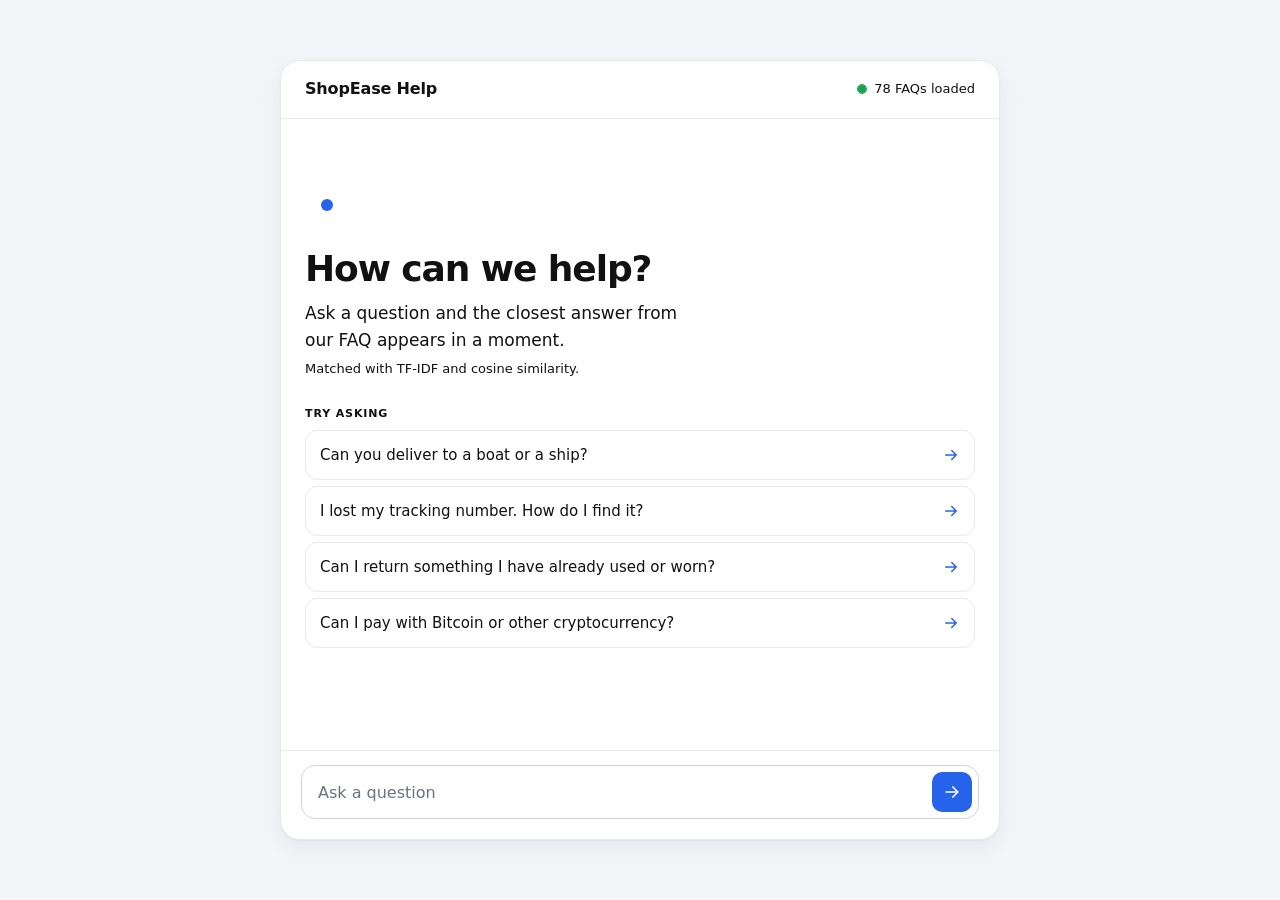
<file: standalone/faq_bot_standalone.html>
<!doctype html>
<html lang="en">
<head>
<meta charset="utf-8">
<meta name="viewport" content="width=device-width, initial-scale=1">
<title>ShopEase FAQ Bot</title>
</head>
<body>
<style>
/* White chat box on a soft page. Text is black. Blue = actions and focus, green = good/connected,
   red = problem/no match. Colour is never the only signal: every state also has a text label. */
:root {
  --page: #f3f5f9;
  --card: #ffffff;
  --fg: #111111;          /* all text */
  --muted: #111111;       /* captions are black too; hierarchy comes from size and weight */
  --placeholder: #6b7280; /* 4.8:1 on white */
  --line: #e6e9f0;
  --line-strong: #cdd5e3;

  --blue: #2563eb;
  --blue-dark: #1d4ed8;
  --blue-soft: #eaf1ff;
  --green: #16a34a;
  --green-soft: #e8f7ee;
  --red: #dc2626;
  --red-soft: #fdecec;

  --radius: 20px;
  --ease-out: cubic-bezier(0.2, 0.8, 0.2, 1);
  --mono: ui-monospace, "SF Mono", Menlo, Consolas, "Liberation Mono", monospace;
  color-scheme: light;
}

* { box-sizing: border-box; }
html, body { height: 100%; }
body {
  margin: 0; padding: 24px; display: flex; align-items: center; justify-content: center;
  background: var(--page); color: var(--fg);
  font: 16px/1.55 system-ui, -apple-system, "Segoe UI", Roboto, "Helvetica Neue", Arial, sans-serif;
  -webkit-font-smoothing: antialiased;
}
.sr-only { position: absolute; width: 1px; height: 1px; overflow: hidden; clip: rect(0 0 0 0); white-space: nowrap; }
:focus-visible { outline: 2px solid var(--blue); outline-offset: 2px; }

/* ---- the box ---- */
.card {
  width: 100%; max-width: 720px; height: 100%; max-height: 780px; display: flex; flex-direction: column;
  overflow: hidden; background: var(--card); border: 1px solid var(--line); border-radius: var(--radius);
  box-shadow: 0 1px 2px rgba(16, 24, 40, 0.04), 0 8px 24px rgba(16, 24, 40, 0.06);
  transition: box-shadow 0.3s var(--ease-out), transform 0.3s var(--ease-out), border-color 0.3s ease;
}
.card:hover {   /* small hover effect: lifts 2px, deeper shadow, blue-tinted edge */
  transform: translateY(-2px); border-color: #bcd0f7;
  box-shadow: 0 2px 4px rgba(16, 24, 40, 0.05), 0 16px 40px rgba(37, 99, 235, 0.12);
}

/* ---- header ---- */
.top { display: flex; align-items: center; justify-content: space-between; gap: 16px; padding: 16px 24px; border-bottom: 1px solid var(--line); }
.brand { font-weight: 650; letter-spacing: -0.01em; }
.status { display: inline-flex; align-items: center; gap: 8px; font-size: 13px; color: var(--muted); }
.dot { position: relative; width: 8px; height: 8px; border-radius: 50%; background: var(--line-strong); }
.status.ok .dot { background: var(--green); }
.status.ok .dot::after {
  content: ""; position: absolute; inset: -1px; border-radius: 50%; border: 1px solid var(--green);
  animation: pulse 2.6s ease-out infinite;
}
.status.err .dot { background: var(--red); }
@keyframes pulse { from { transform: scale(1); opacity: 0.6; } to { transform: scale(3.2); opacity: 0; } }

/* ---- scroll area: intro (empty state) + messages ---- */
.stage {
  flex: 1; min-height: 0; overflow-y: auto; display: flex; flex-direction: column; padding: 0 24px;
  scrollbar-width: thin; scrollbar-color: var(--line-strong) transparent;
}
.intro {
  display: grid; grid-template-rows: 1fr; margin: auto 0; opacity: 1;
  transition: grid-template-rows 0.5s var(--ease-out), opacity 0.3s ease;
}
.intro-clip { min-height: 0; overflow: hidden; }
.intro-body { padding: 28px 0 20px; }
body.chatting .intro {
  grid-template-rows: 0fr; opacity: 0; visibility: hidden; margin: 0;
  transition: grid-template-rows 0.5s var(--ease-out), opacity 0.25s ease, visibility 0s 0.5s;
}

.mark { position: relative; display: block; width: 44px; height: 44px; margin-bottom: 22px; }
.mark i {
  position: absolute; inset: 0; border: 1.5px solid var(--blue); border-radius: 50%; opacity: 0;
  animation: ripple 3.2s cubic-bezier(0.2, 0.6, 0.3, 1) infinite;
}
.mark i:nth-child(2) { animation-delay: 1.07s; }
.mark i:nth-child(3) { animation-delay: 2.14s; }
.mark::after {
  content: ""; position: absolute; left: 50%; top: 50%; width: 12px; height: 12px; margin: -6px 0 0 -6px;
  border-radius: 50%; background: var(--blue);
}
@keyframes ripple { from { transform: scale(0.25); opacity: 0.9; } to { transform: scale(1); opacity: 0; } }

h1 { margin: 0; font-size: clamp(26px, 6vw, 36px); line-height: 1.1; font-weight: 650; letter-spacing: -0.03em; text-wrap: balance; }
.lead { margin: 12px 0 0; font-size: 17px; max-width: 36ch; text-wrap: pretty; }
.how { margin: 6px 0 0; font-size: 13px; color: var(--muted); }
.label { margin: 0 0 8px; font-size: 11px; font-weight: 650; letter-spacing: 0.08em; text-transform: uppercase; color: var(--muted); }

.starters { margin-top: 26px; }
.starter {
  display: flex; align-items: center; justify-content: space-between; gap: 16px; width: 100%; min-height: 50px;
  margin-top: 6px; padding: 10px 14px; border: 1px solid var(--line); border-radius: 12px; background: var(--card);
  color: var(--fg); font: inherit; font-size: 15px; text-align: left; cursor: pointer;
  transition: background-color 0.2s ease, border-color 0.2s ease;
}
.starter:hover { background: var(--blue-soft); border-color: #bcd0f7; }
.starter .arr { flex: none; display: grid; color: var(--blue); transition: transform 0.3s var(--ease-out); }
.starter:hover .arr, .starter:focus-visible .arr { transform: translateX(4px); }

.intro-body > * { animation: rise 0.6s var(--ease-out) both; }
.intro-body > :nth-child(2) { animation-delay: 0.06s; }
.intro-body > :nth-child(3) { animation-delay: 0.12s; }
.intro-body > :nth-child(4) { animation-delay: 0.16s; }
.intro-body > :nth-child(5) { animation-delay: 0.22s; }

/* ---- messages ---- */
.chat { display: flex; flex-direction: column; gap: 26px; padding: 22px 0 24px; }
.msg { overflow-wrap: anywhere; animation: rise 0.32s var(--ease-out) both; }
@keyframes rise { from { opacity: 0; transform: translateY(8px); } to { opacity: 1; transform: none; } }
.msg p { margin: 0; font-size: 16px; line-height: 1.6; }
.msg.user {
  align-self: flex-end; max-width: 85%; padding: 10px 16px; border-radius: 16px 16px 4px 16px;
  background: var(--blue-soft); color: var(--fg);
}
.msg.bot { align-self: flex-start; max-width: 100%; }
.msg.error { padding-left: 12px; border-left: 3px solid var(--red); }

.msg.typing { display: flex; gap: 6px; align-items: center; height: 28px; }
.msg.typing i { width: 7px; height: 7px; border-radius: 50%; background: var(--blue); animation: blink 1.2s ease-in-out infinite; }
.msg.typing i:nth-child(2) { animation-delay: 0.16s; }
.msg.typing i:nth-child(3) { animation-delay: 0.32s; }
@keyframes blink { 0%, 80%, 100% { opacity: 0.25; transform: none; } 40% { opacity: 1; transform: translateY(-3px); } }

.meta { display: grid; gap: 10px; margin-top: 14px; padding: 12px 14px; border-radius: 12px; background: #f8f9fc; font-size: 13px; color: var(--muted); }
.closest .k { display: block; margin-bottom: 2px; font-size: 11px; font-weight: 650; letter-spacing: 0.08em; text-transform: uppercase; }
.matched-q { color: var(--fg); font-size: 14px; }

/* match meter: green = strong, blue (dashed) = possible, red = no close match; the label always says which */
.conf { --c: var(--green); display: flex; flex-wrap: wrap; align-items: center; gap: 6px 12px; }
.conf.medium { --c: var(--blue); }
.conf.low { --c: var(--red); }
.bar { position: relative; width: 112px; height: 4px; border-radius: 2px; background: var(--line); overflow: hidden; }
.bar span { display: block; height: 100%; background: var(--c); transform: scaleX(0); transform-origin: left; transition: transform 0.9s var(--ease-out); }
.conf.go .bar span { transform: scaleX(var(--v, 0)); }
.conf.medium .bar span { background: repeating-linear-gradient(90deg, var(--c) 0 4px, transparent 4px 7px); }
.badge { display: inline-flex; align-items: center; gap: 6px; color: var(--fg); font-weight: 650; }
.badge::before { content: ""; width: 8px; height: 8px; border-radius: 50%; background: var(--c); }
.score { font-family: var(--mono); font-variant-numeric: tabular-nums; color: var(--fg); }
.meta.nomatch { background: var(--red-soft); }

.related { margin-top: 18px; }
.msg .label { margin: 0 0 8px; font-size: 11px; line-height: 1.4; }   /* beats ".msg p" so the caption stays small */
.chips { display: flex; flex-wrap: wrap; gap: 8px; }
.chip {
  padding: 9px 14px; border: 1px solid var(--line-strong); border-radius: 999px; background: var(--card); color: var(--fg);
  font: inherit; font-size: 14px; line-height: 1.3; text-align: left; cursor: pointer;
  transition: background-color 0.2s ease, border-color 0.2s ease, transform 0.2s var(--ease-out);
}
.chip:hover { background: var(--blue-soft); border-color: var(--blue); transform: translateY(-1px); }

/* ---- composer: a boxed input with the send button inside ---- */
.composer { padding: 14px 20px 20px; padding-bottom: max(20px, env(safe-area-inset-bottom, 0px)); border-top: 1px solid var(--line); }
.field {
  display: flex; align-items: center; gap: 8px; padding: 6px 6px 6px 16px; border: 1px solid var(--line-strong); border-radius: 14px;
  background: var(--card); transition: border-color 0.2s ease, box-shadow 0.25s ease;
}
.field:hover { border-color: #9db8ee; }
.field:focus-within { border-color: var(--blue); box-shadow: 0 0 0 4px rgba(37, 99, 235, 0.16); }
.field input { flex: 1; min-width: 0; height: 40px; padding: 0; border: 0; background: transparent; color: var(--fg); font: inherit; font-size: 16px; }
.field input::placeholder { color: var(--placeholder); }
.field input:focus { outline: none; }

.send {
  flex: none; width: 40px; height: 40px; display: grid; place-items: center; padding: 0; border: 0; border-radius: 10px;
  background: var(--blue); color: #fff; cursor: pointer; transition: background-color 0.2s ease, opacity 0.2s ease;
}
.send:hover:not(:disabled) { background: var(--blue-dark); }
.send svg { transition: transform 0.3s var(--ease-out); }
.send:hover:not(:disabled) svg { transform: translateX(3px); }
.send:disabled { opacity: 0.4; cursor: not-allowed; }

@media (pointer: coarse) { .chip { min-height: 44px; } .send { width: 44px; height: 44px; } }
@media (max-width: 520px) {
  body { padding: 12px; }
  .card { border-radius: 16px; }
  .top, .stage { padding-left: 16px; padding-right: 16px; }
  .composer { padding-left: 12px; padding-right: 12px; }
  .msg.user { max-width: 92%; }
}

/* Respect the user's motion preference: no movement, final states shown immediately. */
@media (prefers-reduced-motion: reduce) {
  *, *::before, *::after { animation: none !important; transition: none !important; scroll-behavior: auto !important; }
  .card:hover, .chip:hover { transform: none; }
}

</style>
<main class="card">
    <header class="top">
      <span class="brand">ShopEase Help</span>
      <span id="status" class="status" title="Backend status">
        <i class="dot" aria-hidden="true"></i><span id="status-text">connecting…</span>
      </span>
    </header>

    <div id="stage" class="stage">
      <section class="intro" aria-label="Introduction">
        <div class="intro-clip">
          <div class="intro-body">
            <span class="mark" aria-hidden="true"><i></i><i></i><i></i></span>
            <h1>How can we help?</h1>
            <p class="lead">Ask a question and the closest answer from our FAQ appears in a moment.</p>
            <p class="how">Matched with TF-IDF and cosine similarity.</p>
            <div class="starters" aria-label="Example questions">
              <p class="label">Try asking</p>
              <div id="starters"></div>
            </div>
          </div>
        </div>
      </section>

      <section id="chat" class="chat" aria-live="polite"></section>
    </div>

    <form id="form" class="composer" autocomplete="off">
      <label for="input" class="sr-only">Your question</label>
      <div class="field">
        <input id="input" type="text" maxlength="500" placeholder="Ask a question" required>
        <button type="submit" id="send" class="send" aria-label="Ask">
          <svg viewBox="0 0 24 24" width="20" height="20" aria-hidden="true" focusable="false">
            <path d="M5 12h14M13 6l6 6-6 6" fill="none" stroke="currentColor" stroke-width="2" stroke-linecap="round" stroke-linejoin="round"/>
          </svg>
        </button>
      </div>
    </form>
  </main>
<script>const MODEL = {"vocabulary":["00","000","0199","10","100","12","14","15","16","18","24","30","40","50","500","555","800","90","99","abort","abroad","absent","absolut","accept","access","account","action","activ","add","addit","address","agent","agre","ai","alia","altern","america","american","android","anim","anonym","answer","antarct","antarctica","app","appl","appli","applic","arctic","area","arrang","arriv","asia","ask","attach","attempt","author","autom","avail","awai","bad","balanc","bank","banner","bargain","basket","bdai","beat","beginn","berth","best","big","bill","birthdai","bitcoin","blizzard","block","boat","bot","box","branch","break","btc","bubbl","bui","busi","button","cancel","card","cardboard","carri","cart","case","cash","categori","caus","censor","certif","certifi","chang","charg","chart","chat","chatbot","cheap","cheaper","check","checkout","chew","choos","citi","clearanc","clearli","click","close","closest","cloth","club","cm","cod","code","coin","collect","color","come","compani","competitor","complain","complaint","complet","compliant","confirm","contact","contain","content","continu","control","convers","convert","copi","correct","cost","countri","coupon","courier","courtesi","cover","coverag","creat","credenti","credit","cruis","crypto","cryptocurr","currenc","current","custom","dai","damag","data","deactiv","deal","debit","declin","defect","delai","delet","deliv","deliveri","demand","describ","destin","destroi","detail","differ","digit","directli","disappear","disast","discontinu","discount","discreet","discrep","dispatch","displai","dispos","dog","dollar","door","download","drop","dss","durat","duti","earn","eat","eco","edit","electron","els","email","encrypt","end","engrav","enter","environ","environment","eras","error","escal","eta","ethereum","eur","euro","europ","event","exampl","except","exchang","exclud","exclus","expedit","expens","expir","expiri","export","express","extend","extra","facil","factori","fail","famili","faq","fast","faster","faulti","fee","feedback","field","file","filler","filter","final","financ","find","fine","finish","fit","fix","flight","flood","follow","footer","foreign","forget","form","forward","fraud","free","freebi","fridai","friend","friendli","fulfil","gadget","gbp","gdpr","gift","giver","glad","global","go","googl","green","gst","guarante","guest","guid","hand","handwritten","happen","harbor","headquart","hear","help","hide","high","higher","holidai","home","hour","hous","human","hurrican","ident","import","inch","includ","inclus","incorrect","inform","initi","insid","inspect","instagram","instal","instead","instruct","intern","internation","inventori","investig","invoic","io","iphon","island","issu","item","join","know","label","languag","larg","late","later","latest","law","leav","left","legal","link","list","live","local","locat","lock","locker","log","login","long","longer","look","lookup","lose","lower","loyalti","machin","mail","mailbox","main","manag","manufactur","marina","mark","markdown","market","master","mastercard","match","measur","media","medium","meet","member","membership","menu","messag","method","mind","minut","misdeliv","misplac","miss","mistak","mistaken","mobil","modifi","moment","mondai","monei","monitor","monogram","month","monthli","move","nearbi","neg","neighbor","new","newslett","nicknam","noon","north","notif","notifi","number","occas","offens","offer","offic","offlin","old","ongo","onlin","open","opt","option","order","origin","outlet","outsid","overdu","overnight","oversea","own","pack","packag","page","pai","paper","parcel","part","parti","partner","passcod","password","paus","payment","paypal","pci","percent","period","perk","perman","person","pet","petit","phone","photo","physic","pick","pickup","place","plai","plain","plan","plastic","plu","po","point","polar","pole","polici","pop","post","postag","postal","pound","pre","prefer","prepaid","present","price","print","prioriti","privaci","privat","problem","procedur","process","processor","product","profil","program","promo","promot","proof","protect","provid","public","purchas","push","question","quick","quickli","rang","rate","reach","real","reason","receipt","receiv","recommend","recondit","record","recov","recoveri","recycl","redeem","redeliveri","redirect","reduc","reduct","refer","refund","refurbish","refus","regardless","regist","registr","regular","reimburs","reject","rememb","remot","remov","renew","reopen","repair","replac","repli","report","request","requir","research","reset","restock","retail","retain","return","review","reward","right","road","robot","run","rush","safe","safeti","sail","sale","sampl","saturdai","save","schedul","sea","second","secondhand","section","secur","select","selector","self","sell","send","sender","senior","server","servic","set","sever","share","ship","shipment","shoe","shop","shopeas","show","shown","showroom","sign","signatur","signup","similar","size","slow","small","smaller","snow","snowstorm","social","soon","sorri","south","spam","speak","special","speed","spell","spend","split","ssl","stai","standard","start","station","statu","steal","step","stock","stop","store","storm","street","stuck","style","subject","subscrib","subscript","substitut","suggest","sundai","supervisor","support","surpris","sustain","swap","switch","tag","take","talk","tall","tax","team","telephon","termin","test","tester","testimoni","text","tick","time","tl","todai","tomorrow","tour","trace","track","trade","transact","transit","treat","tri","trial","trust","try","turn","type","typo","unavail","unbrand","undo","unless","unmark","unsubscrib","unus","unwant","unwash","upcom","updat","urgent","us","usd","usernam","valid","vat","verifi","vessel","vip","visa","visit","visitor","voucher","wait","walk","warehous","warranti","wast","wear","weather","websit","week","weekend","welcom","welcome10","whatsapp","whereabout","whichev","window","wish","wishlist","withdrawn","work","worldwid","wrap","write","wrong","xl","xxl","yacht","ye"],"idf":[4.270836,4.676301,4.270836,3.76001,4.676301,3.76001,4.270836,4.676301,4.676301,4.676301,4.270836,3.577688,4.270836,4.270836,4.676301,4.270836,4.270836,4.676301,4.676301,4.676301,4.676301,4.676301,4.676301,3.76001,4.270836,2.804498,4.676301,4.676301,3.290006,4.676301,2.804498,3.76001,4.676301,4.676301,4.676301,4.676301,4.676301,4.676301,4.676301,4.676301,4.270836,4.676301,4.676301,4.676301,4.676301,4.270836,4.676301,4.676301,4.676301,4.676301,4.676301,3.066863,4.676301,3.76001,4.676301,4.676301,4.676301,4.676301,2.804498,4.270836,4.270836,4.270836,3.76001,4.676301,4.676301,4.270836,4.676301,4.676301,4.676301,4.676301,4.676301,4.676301,4.270836,4.676301,4.676301,4.676301,4.676301,4.676301,4.676301,3.423538,4.676301,4.676301,4.676301,4.676301,3.76001,2.971553,4.676301,4.270836,3.172223,4.676301,4.676301,4.676301,4.676301,4.270836,4.676301,4.676301,4.676301,4.676301,4.676301,3.423538,3.983153,4.676301,3.983153,4.676301,4.676301,4.270836,3.76001,2.884541,4.676301,3.423538,3.983153,4.270836,4.676301,3.066863,4.676301,4.676301,4.270836,4.676301,4.676301,4.676301,3.577688,4.676301,3.577688,4.270836,4.270836,4.270836,4.676301,4.676301,4.270836,4.676301,4.676301,3.577688,2.971553,4.676301,4.676301,4.676301,4.676301,4.676301,4.676301,4.676301,4.676301,4.270836,3.76001,3.983153,3.172223,4.676301,4.676301,4.676301,4.676301,4.676301,3.76001,4.676301,4.676301,4.676301,4.270836,3.983153,3.290006,2.324925,3.983153,3.983153,4.676301,4.270836,4.676301,4.676301,4.270836,4.270836,4.270836,2.971553,2.661398,4.676301,4.676301,4.676301,4.676301,3.76001,3.76001,4.270836,4.676301,4.676301,4.676301,4.676301,3.423538,4.676301,4.676301,3.983153,4.676301,4.676301,4.676301,4.676301,4.676301,3.983153,4.676301,4.676301,4.676301,4.676301,4.676301,4.676301,4.676301,3.983153,3.983153,4.676301,2.596859,4.676301,4.676301,4.676301,3.290006,4.270836,4.676301,4.676301,4.676301,4.676301,4.676301,4.676301,4.676301,4.676301,4.676301,4.676301,4.270836,4.676301,4.270836,4.676301,4.676301,4.676301,4.676301,4.676301,4.676301,4.270836,3.423538,4.676301,4.270836,4.676301,4.676301,4.270836,4.676301,4.676301,4.270836,4.676301,3.983153,3.983153,4.676301,4.676301,4.676301,4.676301,4.676301,3.983153,4.676301,4.676301,4.676301,4.676301,4.676301,4.676301,4.676301,4.676301,3.983153,4.676301,4.270836,4.270836,4.676301,4.676301,4.676301,3.172223,4.676301,4.676301,4.270836,4.676301,4.676301,4.676301,4.676301,4.270836,3.290006,4.676301,4.676301,4.676301,4.676301,4.270836,4.676301,4.676301,3.983153,4.270836,4.676301,3.983153,4.676301,3.983153,4.676301,4.676301,4.676301,3.983153,4.676301,4.676301,4.270836,4.676301,4.270836,3.983153,4.676301,4.676301,4.676301,4.676301,4.676301,4.676301,4.676301,4.676301,3.983153,3.983153,4.676301,4.676301,4.676301,4.676301,4.676301,3.983153,4.676301,4.270836,4.676301,4.676301,4.270836,4.270836,4.676301,4.676301,4.676301,3.983153,2.730391,4.270836,4.270836,3.76001,4.676301,4.270836,4.676301,4.676301,4.676301,4.676301,4.270836,4.676301,4.676301,3.290006,3.983153,4.270836,4.270836,3.983153,4.676301,4.676301,4.676301,4.270836,3.76001,4.676301,4.676301,4.676301,3.983153,4.270836,4.676301,4.676301,4.676301,4.676301,4.676301,4.676301,4.676301,4.676301,3.983153,4.676301,4.676301,4.676301,4.676301,4.676301,4.676301,4.676301,4.676301,4.676301,4.676301,4.270836,4.676301,4.270836,3.983153,4.676301,4.676301,4.676301,4.676301,3.76001,4.676301,4.676301,4.270836,4.270836,4.270836,4.676301,4.270836,4.676301,4.676301,3.983153,4.676301,4.676301,4.676301,4.676301,3.983153,3.423538,4.270836,4.676301,4.676301,4.676301,4.270836,4.676301,3.066863,4.676301,4.676301,3.290006,3.76001,4.676301,4.676301,4.676301,4.270836,3.172223,4.676301,4.676301,1.87294,4.270836,4.270836,4.676301,4.676301,4.676301,4.270836,4.676301,4.676301,3.172223,2.373716,3.172223,4.676301,2.971553,4.676301,4.676301,4.270836,4.676301,4.270836,4.676301,3.290006,4.270836,4.676301,4.676301,4.676301,4.676301,4.676301,3.066863,4.676301,4.676301,3.76001,4.270836,4.676301,4.676301,4.270836,3.983153,4.676301,4.676301,4.676301,4.676301,4.676301,4.676301,3.983153,4.676301,4.676301,4.270836,4.270836,4.270836,4.676301,4.676301,4.676301,4.676301,4.270836,4.676301,3.983153,3.290006,4.270836,4.676301,3.577688,4.676301,4.270836,4.676301,4.676301,4.676301,2.884541,3.76001,4.676301,4.270836,3.983153,4.270836,4.676301,4.270836,4.676301,3.76001,4.676301,4.676301,4.676301,4.676301,4.676301,4.270836,4.676301,4.270836,4.270836,4.270836,3.577688,4.676301,4.676301,4.676301,4.676301,4.676301,4.270836,4.270836,4.676301,4.676301,4.270836,4.676301,4.270836,3.290006,4.676301,4.270836,4.676301,4.676301,4.676301,4.676301,4.676301,4.676301,4.676301,4.270836,3.983153,4.676301,4.676301,4.676301,3.76001,4.270836,4.676301,3.76001,4.270836,4.676301,4.676301,4.676301,4.270836,4.676301,2.730391,4.270836,4.270836,3.577688,4.676301,4.676301,4.270836,4.676301,4.270836,4.270836,4.676301,3.76001,4.676301,4.270836,4.676301,4.676301,4.676301,4.270836,4.676301,4.676301,3.76001,3.290006,4.676301,4.676301,3.423538,2.661398,4.676301,4.676301,4.676301,4.270836,3.172223,4.676301,4.676301,2.661398,4.676301,4.676301,4.676301,3.76001,4.270836,3.983153,4.676301,3.577688,4.676301,4.270836,4.676301,3.76001,4.676301,4.270836,4.676301,4.676301,4.676301,4.676301,4.270836,4.270836,4.676301,4.270836,4.270836,4.676301,4.676301,4.676301,4.676301,4.676301,4.676301,4.270836,3.983153,4.270836,4.676301,4.270836,4.676301,4.676301,3.577688,3.983153,3.577688,4.676301,4.676301,4.676301,4.676301,4.676301,4.676301,4.676301,4.676301,4.676301,4.676301,4.676301,2.804498,4.676301,4.676301,4.676301,4.676301,4.676301,4.270836,4.270836,4.676301,3.983153,3.983153,4.676301,4.676301,4.676301,4.676301,4.676301,4.676301,4.676301,3.423538,4.676301,4.676301,4.676301,4.676301,3.983153,3.290006,4.676301,4.676301,4.676301,4.676301,4.676301,4.676301,4.676301,3.983153,4.676301,4.676301,4.270836,4.676301,4.676301,4.676301,4.676301,4.676301,4.676301,4.676301,4.676301,4.676301,4.676301,3.76001,4.676301,2.730391,4.676301,4.676301,3.983153,4.676301,4.676301,4.676301,4.676301,4.676301,4.270836,4.676301,3.290006,4.270836,4.676301,4.270836,3.983153,4.676301,4.676301,4.270836,4.676301,4.676301,4.676301,4.676301,4.676301,4.676301,4.676301,4.676301,4.676301,4.676301,4.676301,4.676301,3.983153,4.676301,4.676301,4.676301,3.577688,4.676301,4.676301,4.676301,2.278405],"preprocess":"stem_lemma_v2","stop_words":["a","about","above","across","after","afterwards","again","against","all","almost","alone","along","already","also","although","always","am","among","amongst","amoungst","amount","an","and","another","any","anyhow","anyone","anything","anyway","anywhere","are","aren","around","as","at","back","be","became","because","become","becomes","becoming","been","before","beforehand","behind","being","below","beside","besides","between","beyond","bill","both","bottom","but","by","call","can","cannot","cant","co","con","could","couldn","couldnt","cry","de","describe","detail","did","didn","do","does","doesn","doing","don","done","down","due","during","each","eg","eight","either","eleven","else","elsewhere","empty","enough","etc","even","ever","every","everyone","everything","everywhere","except","few","fifteen","fifty","fill","find","fire","first","five","for","former","formerly","forty","found","four","from","front","full","further","get","give","go","had","hadn","has","hasn","hasnt","have","haven","he","hello","hence","her","here","hereafter","hereby","herein","hereupon","hers","herself","hey","hi","him","himself","his","how","however","hundred","i","ie","if","in","inc","indeed","interest","into","is","isn","it","its","itself","just","keep","last","latter","latterly","least","less","let","like","ltd","made","many","may","me","meanwhile","might","mill","mine","more","moreover","most","mostly","move","much","must","my","myself","name","namely","need","needed","needs","neither","never","nevertheless","next","nine","no","nobody","none","noone","nor","not","nothing","now","nowhere","of","off","often","ok","okay","on","once","one","only","onto","or","other","others","otherwise","our","ours","ourselves","out","over","own","part","per","perhaps","please","pls","plz","put","rather","re","really","same","see","seem","seemed","seeming","seems","serious","several","she","should","shouldn","show","side","since","sincere","six","sixty","so","some","somehow","someone","something","sometime","sometimes","somewhere","still","such","system","take","tell","ten","than","thank","thanks","that","the","their","them","themselves","then","thence","there","thereafter","thereby","therefore","therein","thereupon","these","they","thick","thin","third","this","those","though","three","through","throughout","thru","thus","thx","to","together","too","top","toward","towards","twelve","twenty","two","un","under","until","up","upon","us","very","via","want","wanted","wants","was","wasn","we","well","were","weren","what","whatever","when","whence","whenever","where","whereafter","whereas","whereby","wherein","whereupon","wherever","whether","which","while","whither","who","whoever","whole","whom","whose","why","will","with","within","without","would","wouldn","yet","you","your","yours","yourself","yourselves"],"lemmas":{"arose":"arise","arisen":"arise","ate":"eat","eaten":"eat","began":"begin","begun":"begin","bitten":"bite","blew":"blow","blown":"blow","bought":"buy","brought":"bring","built":"build","broke":"break","broken":"break","came":"come","caught":"catch","chose":"choose","chosen":"choose","dealt":"deal","drew":"draw","drawn":"draw","drove":"drive","driven":"drive","fell":"fall","fallen":"fall","felt":"feel","flew":"fly","flown":"fly","forgot":"forget","forgotten":"forget","found":"find","gave":"give","given":"give","goes":"go","went":"go","gone":"go","got":"get","gotten":"get","grew":"grow","grown":"grow","held":"hold","hid":"hide","hidden":"hide","kept":"keep","knew":"know","known":"know","laid":"lay","lent":"lend","lost":"lose","made":"make","met":"meet","paid":"pay","ran":"run","rang":"ring","rung":"ring","risen":"rise","saw":"see","seen":"see","sent":"send","sold":"sell","spent":"spend","spoke":"speak","spoken":"speak","stole":"steal","stolen":"steal","swore":"swear","sworn":"swear","taught":"teach","told":"tell","took":"take","taken":"take","thought":"think","threw":"throw","thrown":"throw","understood":"understand","woke":"wake","woken":"wake","won":"win","wore":"wear","worn":"wear","wrote":"write","written":"write","bigger":"big","biggest":"big","children":"child","men":"man","women":"woman","people":"person","feet":"foot","teeth":"tooth","mice":"mouse","geese":"goose","knives":"knife","wives":"wife","shelves":"shelf","halves":"half","wolves":"wolf","analyses":"analysis","indices":"index","criteria":"criterion","selves":"self","loaves":"loaf","thieves":"thief","colour":"color","colours":"color","favourite":"favorite","cheque":"check","grey":"gray","cancelled":"cancel","cancelling":"cancel","labelled":"label","travelled":"travel","jewellery":"jewelry","instalment":"installment","instalments":"installment","centre":"center","litre":"liter","harbour":"harbor","neighbour":"neighbor","neighbours":"neighbor","programme":"program","personalise":"personalize","personalised":"personalize","personalising":"personalize","customise":"customize","customised":"customize","customising":"customize","organise":"organize","organised":"organize","organising":"organize","recognise":"recognize","recognised":"recognize","authorise":"authorize","authorised":"authorize","apologise":"apologize","apologised":"apologize","catalogue":"catalog","licence":"license"},"rows":[[[23,0.142895],[28,0.125033],[30,0.106582],[32,0.177718],[69,0.177718],[77,0.372961],[79,0.130108],[107,0.109624],[151,0.177718],[167,0.269486],[168,0.101144],[282,0.300903],[308,0.177718],[353,0.300903],[357,0.177718],[385,0.177718],[396,0.116553],[400,0.142895],[421,0.112931],[540,0.177718],[546,0.300903],[563,0.171251],[662,0.103766],[668,0.300903],[700,0.177718]],[[12,0.165698],[31,0.145879],[42,0.307186],[43,0.307186],[48,0.181429],[142,0.348111],[155,0.154537],[257,0.181429],[262,0.165698],[307,0.154537],[309,0.165698],[316,0.181429],[332,0.154537],[378,0.165698],[393,0.181429],[408,0.072665],[414,0.165698],[451,0.181429],[452,0.307186],[515,0.165698],[525,0.181429],[555,0.103256],[563,0.216694],[584,0.181429],[596,0.181429],[614,0.108808]],[[30,0.136582],[79,0.397866],[122,0.174237],[142,0.183116],[144,0.15449],[157,0.113226],[167,0.245028],[168,0.219453],[226,0.16673],[349,0.22774],[400,0.183116],[408,0.154439],[449,0.477939],[455,0.207994],[457,0.22774],[572,0.22774],[594,0.193983],[604,0.22774],[701,0.110961]],[[21,0.174188],[55,0.294926],[59,0.159085],[85,0.110688],[88,0.118162],[109,0.127524],[124,0.269354],[144,0.247977],[157,0.146629],[168,0.099135],[231,0.159085],[290,0.333857],[328,0.269354],[373,0.140057],[386,0.174188],[388,0.311369],[418,0.088419],[421,0.18741],[442,0.159085],[443,0.25121],[450,0.148369],[500,0.174188],[538,0.269354],[638,0.12255],[646,0.148369]],[[39,0.192918],[108,0.192918],[132,0.12259],[144,0.130868],[145,0.192918],[158,0.164323],[167,0.12259],[172,0.192918],[186,0.404861],[195,0.404861],[246,0.192918],[270,0.192918],[284,0.192918],[344,0.164323],[354,0.164323],[373,0.155117],[417,0.130868],[421,0.292535],[436,0.192918],[439,0.176191],[520,0.155117],[583,0.176191],[614,0.115698],[632,0.141236]],[[28,0.127503],[30,0.184024],[40,0.165515],[176,0.306846],[204,0.127503],[232,0.181228],[262,0.394967],[268,0.30426],[280,0.181228],[313,0.165515],[329,0.181228],[367,0.280241],[417,0.208153],[462,0.154366],[463,0.127503],[555,0.216454],[563,0.103142],[606,0.181228],[615,0.380328],[631,0.181228],[701,0.088299]],[[30,0.116852],[40,0.177948],[51,0.127783],[79,0.142644],[134,0.329895],[181,0.194842],[286,0.329895],[303,0.329895],[320,0.177948],[388,0.165961],[417,0.223788],[421,0.259833],[435,0.127783],[445,0.329895],[466,0.149067],[467,0.329895],[530,0.113764],[593,0.177948],[651,0.194842],[654,0.194842]],[[51,0.120405],[58,0.110104],[62,0.147617],[110,0.156378],[157,0.191553],[167,0.197527],[168,0.219276],[226,0.134408],[289,0.512541],[408,0.073531],[480,0.385286],[543,0.167672],[551,0.129165],[563,0.104486],[612,0.438102],[683,0.310846],[693,0.156378]],[[107,0.127084],[109,0.150831],[113,0.135117],[122,0.46434],[337,0.206023],[408,0.139712],[424,0.18816],[435,0.135117],[441,0.348828],[442,0.394875],[450,0.368276],[553,0.206023],[676,0.394875]],[[26,0.174641],[75,0.174641],[144,0.11847],[157,0.086827],[165,0.416201],[167,0.110976],[168,0.168286],[178,0.174641],[228,0.159498],[250,0.174641],[251,0.174641],[281,0.251864],[294,0.295693],[408,0.069947],[418,0.088649],[427,0.174641],[518,0.174641],[534,0.174641],[561,0.174641],[579,0.174641],[580,0.295693],[582,0.159498],[603,0.174641],[638,0.122868],[680,0.334726]],[[30,0.282744],[50,0.224651],[51,0.249457],[122,0.171873],[132,0.142754],[144,0.152395],[167,0.142754],[199,0.224651],[259,0.152395],[279,0.191352],[292,0.380367],[321,0.180632],[371,0.224651],[375,0.224651],[388,0.191352],[396,0.147333],[405,0.152395],[408,0.089977],[421,0.241704],[492,0.171873],[530,0.131169],[556,0.224651],[696,0.224651],[697,0.171873]],[[51,0.147538],[144,0.364165],[167,0.142953],[177,0.224964],[247,0.224964],[281,0.324438],[312,0.205458],[344,0.457258],[373,0.180884],[408,0.090102],[417,0.258386],[460,0.205458],[505,0.158273],[520,0.180884],[555,0.128032],[598,0.224964],[674,0.205458],[688,0.224964]],[[30,0.13021],[120,0.166109],[131,0.166109],[156,0.152752],[200,0.204142],[255,0.198291],[277,0.198291],[342,0.217116],[344,0.388105],[372,0.217116],[396,0.371562],[405,0.147283],[408,0.182493],[421,0.137966],[504,0.198291],[555,0.123566],[563,0.209216],[569,0.184934],[571,0.166109],[637,0.184934],[638,0.364511]],[[25,0.213975],[30,0.126377],[106,0.286877],[107,0.220082],[131,0.161218],[200,0.198132],[204,0.148255],[252,0.376679],[253,0.210724],[277,0.45925],[331,0.148255],[339,0.192453],[343,0.210724],[408,0.084399],[418,0.106965],[421,0.22672],[504,0.192453],[597,0.192453],[637,0.17949],[662,0.20832]],[[99,0.145937],[132,0.12667],[140,0.337511],[183,0.169792],[197,0.169792],[249,0.418336],[300,0.169792],[340,0.16028],[374,0.199339],[396,0.130733],[408,0.190519],[563,0.113449],[589,0.520164],[614,0.119549],[649,0.182055],[660,0.16028],[697,0.320056],[701,0.097123]],[[35,0.224771],[58,0.134801],[85,0.142831],[87,0.205282],[100,0.191454],[157,0.11175],[179,0.380571],[200,0.124821],[264,0.224771],[281,0.324161],[318,0.34246],[341,0.224771],[408,0.188927],[505,0.158138],[554,0.164556],[555,0.127923],[574,0.224771],[600,0.171965],[610,0.224771],[650,0.224771],[692,0.224771]],[[2,0.172011],[15,0.172011],[16,0.172011],[23,0.151437],[102,0.160424],[291,0.160424],[305,0.188341],[361,0.318889],[367,0.29124],[408,0.210593],[438,0.361373],[490,0.172011],[550,0.151437],[581,0.318889],[614,0.112953],[625,0.188341],[630,0.188341],[686,0.449437]],[[99,0.243433],[158,0.167277],[170,0.196387],[236,0.167277],[279,0.167277],[318,0.114666],[369,0.332512],[405,0.133221],[432,0.196387],[508,0.196387],[530,0.299214],[547,0.179359],[627,0.196387],[632,0.143776],[643,0.196387],[662,0.299214],[677,0.167277],[679,0.51246]],[[25,0.133323],[53,0.178747],[93,0.203031],[132,0.141264],[150,0.178747],[268,0.408125],[269,0.222306],[307,0.189355],[396,0.145795],[408,0.089038],[462,0.189355],[463,0.156403],[477,0.203031],[491,0.426083],[492,0.170079],[505,0.156403],[530,0.30974],[569,0.189355],[602,0.170079],[614,0.133323],[657,0.222306],[701,0.108313]],[[11,0.166365],[84,0.296035],[111,0.198597],[157,0.108111],[180,0.159197],[217,0.217451],[243,0.313604],[252,0.18522],[318,0.302976],[354,0.313604],[453,0.198597],[502,0.198597],[530,0.331308],[541,0.48812],[701,0.105948]],[[3,0.154731],[185,0.325826],[198,0.27753],[205,0.175752],[259,0.130542],[265,0.192438],[321,0.154731],[402,0.459213],[408,0.077075],[417,0.130542],[418,0.097683],[472,0.200983],[492,0.147228],[498,0.490658],[523,0.154731],[530,0.11236],[639,0.192438],[673,0.135389],[678,0.192438],[701,0.09376]],[[23,0.173988],[45,0.197626],[74,0.366377],[82,0.216388],[88,0.248536],[121,0.216388],[152,0.216388],[153,0.454115],[154,0.197626],[175,0.197626],[211,0.216388],[268,0.15224],[273,0.197626],[378,0.197626],[419,0.350283],[429,0.197626]],[[51,0.269407],[93,0.528758],[107,0.149657],[119,0.242618],[167,0.154171],[168,0.289776],[188,0.242618],[399,0.358219],[401,0.242618],[404,0.221581],[408,0.097173],[419,0.392742]],[[28,0.129092],[65,0.167578],[91,0.437855],[99,0.227443],[107,0.113183],[123,0.167578],[142,0.147534],[168,0.104427],[174,0.309617],[182,0.183487],[202,0.183487],[243,0.15629],[288,0.167578],[418,0.157698],[419,0.124471],[463,0.360395],[472,0.191635],[541,0.147534],[551,0.129092],[568,0.167578],[575,0.147534],[623,0.327992],[697,0.14038]],[[6,0.180188],[56,0.197295],[67,0.197295],[70,0.197295],[84,0.158636],[105,0.378145],[126,0.197295],[132,0.125371],[157,0.098089],[174,0.158636],[276,0.168051],[295,0.197295],[318,0.115196],[331,0.138807],[345,0.305085],[359,0.414045],[463,0.362207],[505,0.138807],[528,0.180188],[600,0.150944],[614,0.118323],[701,0.096127]],[[25,0.120966],[28,0.141908],[72,0.311901],[85,0.128172],[107,0.124419],[125,0.439588],[173,0.16218],[189,0.171805],[275,0.201702],[313,0.439588],[396,0.223974],[408,0.136782],[491,0.184214],[560,0.136827],[563,0.114794],[623,0.171805],[666,0.423295],[701,0.098274]],[[28,0.138327],[62,0.158088],[136,0.196613],[137,0.196613],[138,0.196613],[154,0.428495],[174,0.267666],[187,0.196613],[212,0.196613],[213,0.196613],[218,0.179565],[237,0.16747],[254,0.179565],[266,0.196613],[418,0.099802],[419,0.225823],[458,0.196613],[463,0.234207],[487,0.179565],[552,0.196613],[569,0.16747],[577,0.179565],[662,0.114798],[663,0.196613]],[[88,0.318805],[90,0.22394],[223,0.625187],[224,0.22394],[237,0.322962],[268,0.375968],[340,0.180061],[665,0.322962],[673,0.157553]],[[84,0.402633],[88,0.451887],[268,0.494544],[419,0.161865],[472,0.147186],[481,0.324842],[511,0.238611],[563,0.135799],[662,0.363547],[673,0.167875]],[[25,0.258952],[34,0.205747],[168,0.117096],[184,0.34836],[307,0.296724],[330,0.34836],[391,0.431783],[428,0.144753],[460,0.187907],[473,0.165432],[489,0.318155],[524,0.187907],[560,0.236314],[662,0.2034],[664,0.205747]],[[122,0.156926],[125,0.317176],[129,0.205114],[144,0.139142],[159,0.416912],[267,0.187329],[301,0.174711],[408,0.082152],[423,0.205114],[428,0.144308],[435,0.321005],[466,0.156926],[471,0.205114],[554,0.358338],[562,0.430455],[638,0.144308]],[[24,0.22429],[25,0.147283],[139,0.41581],[157,0.122097],[159,0.49917],[189,0.354176],[200,0.136378],[225,0.22429],[240,0.245584],[267,0.22429],[301,0.209182],[435,0.161061],[466,0.187888],[523,0.197463],[560,0.166595],[701,0.119654]],[[7,0.225872],[25,0.135461],[28,0.158912],[66,0.225872],[73,0.589399],[180,0.279982],[200,0.125432],[397,0.225872],[399,0.158912],[473,0.181614],[532,0.206288],[560,0.153223],[587,0.225872],[642,0.225872],[673,0.269062],[682,0.225872],[701,0.11005]],[[5,0.164936],[98,0.20513],[112,0.20513],[198,0.174724],[279,0.174724],[321,0.164936],[383,0.174724],[389,0.25427],[415,0.20513],[418,0.104125],[459,0.20513],[472,0.265543],[494,0.20513],[506,0.430488],[517,0.20513],[547,0.187344],[548,0.20513],[554,0.315162],[662,0.251352],[677,0.174724]],[[79,0.144811],[83,0.197802],[89,0.197802],[196,0.334908],[205,0.180651],[206,0.197802],[241,0.197802],[263,0.334908],[274,0.197802],[417,0.281594],[420,0.197802],[447,0.334908],[498,0.305869],[601,0.168483],[616,0.334908],[662,0.115492],[695,0.197802],[701,0.096374]],[[22,0.203217],[53,0.276657],[256,0.203217],[285,0.173095],[332,0.173095],[383,0.173095],[389,0.148776],[418,0.103154],[472,0.299129],[523,0.342909],[531,0.185597],[554,0.2519],[555,0.115656],[600,0.326281],[611,0.426474],[614,0.121874],[662,0.118654],[690,0.203217],[691,0.203217]],[[28,0.15031],[58,0.128129],[65,0.195121],[109,0.156411],[156,0.315442],[203,0.557494],[236,0.181978],[302,0.213645],[318,0.261787],[382,0.213645],[418,0.108448],[435,0.334356],[464,0.195121],[472,0.223132],[530,0.124743],[551,0.15031],[653,0.213645]],[[58,0.107612],[94,0.179435],[116,0.163877],[227,0.303809],[242,0.179435],[299,0.376564],[318,0.104768],[323,0.163877],[399,0.213745],[418,0.091082],[437,0.179435],[448,0.376564],[486,0.303809],[575,0.444288],[622,0.179435],[662,0.104768],[698,0.179435],[699,0.179435]],[[259,0.354008],[260,0.248667],[298,0.248667],[408,0.099596],[523,0.199943],[542,0.69422],[551,0.17495],[555,0.141523],[628,0.248667],[644,0.248667],[646,0.211809]],[[31,0.244064],[33,0.179276],[41,0.179276],[53,0.144148],[57,0.303541],[78,0.303541],[102,0.152703],[103,0.179276],[115,0.179276],[233,0.179276],[245,0.179276],[285,0.152703],[293,0.303541],[347,0.179276],[435,0.199072],[483,0.179276],[489,0.163732],[533,0.23223],[535,0.303541],[586,0.163732],[621,0.277222],[624,0.152703]],[[31,0.158902],[53,0.158902],[85,0.125581],[92,0.197625],[127,0.197625],[128,0.18049],[157,0.098254],[200,0.109746],[209,0.471592],[216,0.18049],[288,0.18049],[351,0.414738],[521,0.18049],[557,0.197625],[567,0.158902],[586,0.378778],[607,0.197625],[613,0.197625],[614,0.118521],[701,0.096288]],[[60,0.341136],[96,0.177986],[133,0.177986],[166,0.341136],[238,0.177986],[301,0.151604],[322,0.177986],[328,0.275227],[387,0.301356],[398,0.177986],[435,0.116729],[487,0.275227],[516,0.256687],[531,0.453809],[585,0.162553],[629,0.177986]],[[38,0.353011],[44,0.497528],[47,0.208494],[58,0.125039],[189,0.17759],[314,0.353011],[315,0.208494],[376,0.322403],[394,0.190416],[399,0.146686],[408,0.083506],[438,0.167641],[444,0.208494],[482,0.208494],[567,0.167641],[602,0.159512],[638,0.146686],[701,0.101583]],[[229,0.213451],[230,0.213451],[283,0.213451],[363,0.213451],[400,0.409552],[405,0.144797],[454,0.194944],[490,0.194944],[539,0.194944],[550,0.171627],[602,0.163305],[624,0.181812],[636,0.213451],[671,0.409111],[672,0.213451],[676,0.409111]],[[10,0.21953],[25,0.144157],[113,0.157643],[131,0.183901],[183,0.204743],[200,0.133484],[252,0.204743],[291,0.204743],[331,0.169114],[335,0.204743],[405,0.163059],[408,0.20204],[417,0.276083],[421,0.152744],[555,0.136802],[563,0.136802],[564,0.240372],[597,0.21953],[637,0.204743],[638,0.498193],[687,0.240372]],[[19,0.242193],[51,0.158838],[87,0.651617],[168,0.137838],[259,0.164295],[340,0.194737],[408,0.231477],[481,0.194737],[507,0.221194],[516,0.206294],[530,0.141412],[563,0.23338],[595,0.221194],[601,0.206294],[652,0.242193]],[[30,0.297051],[59,0.189568],[99,0.257289],[132,0.131897],[167,0.131897],[171,0.207565],[183,0.176798],[197,0.299346],[272,0.207565],[300,0.176798],[377,0.189568],[408,0.216931],[421,0.131897],[443,0.299346],[501,0.351438],[533,0.158801],[563,0.200012],[614,0.124482],[641,0.207565],[649,0.189568],[660,0.166894],[697,0.158801],[701,0.101131]],[[51,0.130872],[81,0.199552],[86,0.199552],[128,0.18225],[157,0.099212],[158,0.405606],[164,0.18225],[168,0.11357],[236,0.169973],[300,0.28779],[317,0.169973],[318,0.244518],[373,0.160451],[396,0.130872],[408,0.079924],[439,0.18225],[468,0.18225],[472,0.123092],[492,0.320397],[505,0.140395],[520,0.271667],[522,0.199552],[555,0.11357],[563,0.11357],[583,0.18225],[697,0.152671]],[[51,0.213528],[60,0.175622],[85,0.122194],[95,0.192295],[106,0.261788],[132,0.122194],[156,0.135289],[157,0.095604],[165,0.490295],[169,0.192295],[287,0.192295],[312,0.175622],[324,0.325584],[333,0.175622],[408,0.16163],[412,0.192295],[418,0.09761],[421,0.122194],[576,0.192295],[605,0.192295],[614,0.115324],[638,0.135289],[660,0.154616],[674,0.175622],[680,0.175622]],[[49,0.210775],[51,0.234048],[85,0.226774],[157,0.250063],[167,0.133937],[168,0.31302],[192,0.210775],[210,0.210775],[226,0.154309],[228,0.192499],[234,0.325929],[340,0.286946],[485,0.210775],[515,0.192499],[588,0.210775],[594,0.179532],[620,0.325929],[632,0.261268]],[[5,0.167611],[13,0.190383],[18,0.352949],[100,0.300633],[141,0.531503],[222,0.208457],[226,0.152612],[237,0.300633],[259,0.239427],[408,0.083491],[456,0.208457],[463,0.248317],[563,0.283106],[594,0.177559]],[[6,0.172059],[12,0.172059],[20,0.188393],[36,0.188393],[52,0.188393],[85,0.119714],[100,0.160469],[142,0.317896],[156,0.132544],[157,0.093664],[168,0.107219],[193,0.188393],[214,0.188393],[225,0.172059],[254,0.172059],[271,0.188393],[296,0.188393],[309,0.29132],[310,0.318978],[334,0.172059],[400,0.151479],[411,0.188393],[414,0.172059],[563,0.225012],[620,0.172059],[623,0.160469],[694,0.188393],[701,0.09179]],[[0,0.187884],[5,0.165412],[30,0.123376],[58,0.208895],[85,0.130726],[107,0.126898],[110,0.175228],[155,0.175228],[157,0.26689],[168,0.27939],[221,0.205721],[226,0.316071],[234,0.187884],[235,0.205721],[392,0.205721],[399,0.245058],[408,0.082395],[413,0.205721],[443,0.175228],[465,0.205721],[484,0.205721],[537,0.205721],[551,0.144735],[635,0.205721],[661,0.205721]],[[11,0.176612],[54,0.230845],[157,0.194322],[168,0.131379],[276,0.196628],[318,0.134785],[380,0.210829],[409,0.210829],[417,0.156596],[453,0.442448],[479,0.210829],[505,0.340837],[530,0.321637],[555,0.131379],[619,0.230845],[656,0.230845],[658,0.230845],[689,0.230845]],[[109,0.176211],[113,0.157853],[144,0.27645],[190,0.240691],[318,0.335356],[321,0.327673],[335,0.205014],[408,0.096401],[416,0.240691],[424,0.219822],[461,0.240691],[464,0.219822],[469,0.240691],[530,0.392338],[550,0.193529],[555,0.136983],[599,0.240691]],[[29,0.244499],[62,0.196591],[85,0.155367],[150,0.196591],[157,0.121558],[304,0.244499],[317,0.208258],[368,0.208258],[380,0.223299],[409,0.223299],[428,0.172017],[455,0.223299],[492,0.187058],[505,0.448867],[512,0.413972],[530,0.24171],[632,0.178998]],[[71,0.186079],[99,0.136229],[109,0.136229],[123,0.443461],[141,0.169945],[174,0.357033],[218,0.356649],[318,0.228009],[389,0.136229],[419,0.126229],[520,0.253326],[530,0.108648],[551,0.130916],[575,0.357033],[578,0.186079],[595,0.169945],[617,0.186079],[618,0.186079],[701,0.090662]],[[23,0.34302],[37,0.178776],[45,0.276448],[88,0.254508],[150,0.143746],[162,0.178776],[226,0.130882],[268,0.125778],[273,0.276448],[358,0.302694],[368,0.31957],[407,0.178776],[419,0.289397],[428,0.263958],[429,0.276448],[670,0.302694]],[[88,0.280831],[130,0.173484],[150,0.236179],[173,0.139491],[191,0.173484],[201,0.293734],[258,0.173484],[396,0.113776],[428,0.122055],[430,0.173484],[466,0.132727],[470,0.173484],[478,0.173484],[479,0.158442],[538,0.332509],[539,0.158442],[550,0.236179],[558,0.173484],[592,0.293734],[602,0.132727],[633,0.173484],[645,0.173484],[662,0.171505],[681,0.293734],[701,0.084526]],[[30,0.11562],[58,0.11562],[61,0.176072],[62,0.155012],[72,0.176072],[76,0.192788],[88,0.13078],[106,0.155012],[132,0.122507],[135,0.192788],[163,0.326419],[173,0.155012],[208,0.192788],[231,0.369507],[317,0.164212],[368,0.164212],[428,0.284647],[468,0.298116],[507,0.176072],[513,0.192788],[640,0.326419],[646,0.164212],[693,0.164212]],[[46,0.353717],[79,0.208926],[107,0.176033],[113,0.110539],[120,0.397097],[143,0.243077],[180,0.294456],[204,0.248857],[219,0.168548],[239,0.168548],[318,0.098412],[408,0.067507],[418,0.085556],[475,0.401681],[476,0.143565],[499,0.260633],[648,0.168548],[662,0.256799]],[[1,0.196479],[13,0.179443],[58,0.117834],[84,0.15798],[107,0.121197],[109,0.143843],[244,0.196479],[259,0.133284],[306,0.548522],[325,0.332668],[384,0.196479],[408,0.078693],[419,0.318054],[422,0.196479],[428,0.138233],[446,0.196479],[481,0.15798],[591,0.332668],[701,0.095729]],[[25,0.244048],[30,0.144139],[113,0.157623],[131,0.183877],[148,0.406933],[200,0.225979],[204,0.169092],[319,0.219502],[331,0.169092],[365,0.219502],[389,0.175955],[405,0.163038],[418,0.121999],[426,0.219502],[473,0.193248],[509,0.240341],[510,0.240341],[533,0.183877],[555,0.136784],[571,0.311332],[573,0.219502],[662,0.14033]],[[11,0.138679],[24,0.165547],[113,0.118878],[149,0.181264],[200,0.10066],[204,0.127528],[255,0.395044],[331,0.127528],[336,0.181264],[338,0.306906],[339,0.165547],[370,0.181264],[425,0.181264],[426,0.347419],[496,0.181264],[497,0.181264],[514,0.181264],[526,0.432549],[555,0.103162],[571,0.138679],[593,0.165547],[665,0.154396]],[[25,0.124439],[30,0.261149],[99,0.151906],[113,0.13608],[132,0.131851],[173,0.166836],[197,0.299242],[200,0.300674],[376,0.189502],[377,0.189502],[389,0.151906],[396,0.324728],[438,0.39812],[473,0.282478],[544,0.207493],[560,0.140755],[571,0.158746],[660,0.282478],[667,0.207493]],[[11,0.162753],[25,0.332912],[114,0.21273],[157,0.105764],[159,0.306795],[160,0.21273],[166,0.407729],[207,0.360184],[327,0.21273],[408,0.085202],[434,0.21273],[435,0.139515],[466,0.162753],[495,0.21273],[516,0.181198],[524,0.194285],[529,0.21273],[560,0.144308],[626,0.21273]],[[25,0.11963],[113,0.130821],[200,0.289054],[331,0.14034],[348,0.199474],[356,0.476004],[390,0.308455],[394,0.182178],[406,0.199474],[476,0.287677],[555,0.113526],[560,0.135315],[585,0.182178],[601,0.169907],[609,0.199474],[647,0.199474],[655,0.418618]],[[58,0.232535],[113,0.150187],[200,0.127171],[311,0.229003],[318,0.13371],[320,0.354116],[395,0.387736],[418,0.116243],[472,0.296447],[527,0.229003],[554,0.283863],[568,0.209147],[582,0.209147],[600,0.489124]],[[5,0.15548],[17,0.193369],[124,0.370621],[131,0.147941],[146,0.327402],[147,0.193369],[157,0.096138],[164,0.299015],[198,0.278873],[276,0.278873],[352,0.193369],[383,0.164707],[408,0.077448],[472,0.250319],[477,0.176603],[481,0.15548],[519,0.193369],[677,0.393039]],[[101,0.20046],[116,0.30998],[118,0.20046],[248,0.20046],[278,0.20046],[297,0.20046],[323,0.183079],[331,0.141034],[360,0.420688],[362,0.20046],[418,0.101755],[472,0.123652],[493,0.20046],[533,0.259671],[565,0.20046],[575,0.474826],[577,0.183079]],[[2,0.207797],[15,0.207797],[16,0.207797],[31,0.182942],[102,0.328131],[132,0.303418],[156,0.335934],[200,0.213929],[216,0.207797],[285,0.193799],[333,0.207797],[418,0.115493],[438,0.182942],[488,0.227524],[533,0.174072],[559,0.207797],[567,0.182942],[614,0.325615],[621,0.207797]],[[0,0.414847],[3,0.153053],[8,0.19035],[9,0.19035],[10,0.173846],[58,0.114158],[85,0.120958],[156,0.281048],[157,0.094637],[200,0.105706],[261,0.19035],[291,0.34026],[334,0.173846],[379,0.19035],[381,0.19035],[405,0.21863],[521,0.173846],[543,0.173846],[545,0.19035],[559,0.173846],[614,0.193286],[624,0.162136],[632,0.235951],[693,0.162136]],[[80,0.188638],[106,0.151675],[110,0.160677],[215,0.188638],[335,0.272049],[404,0.172282],[410,0.172282],[418,0.095753],[435,0.123714],[440,0.319391],[454,0.172282],[528,0.291698],[536,0.172282],[551,0.132716],[566,0.319391],[570,0.188638],[602,0.344391],[659,0.188638],[671,0.361552],[675,0.188638]],[[3,0.166894],[14,0.207565],[58,0.124482],[61,0.189567],[79,0.151959],[88,0.414795],[97,0.207565],[107,0.128035],[120,0.158801],[175,0.189567],[204,0.146032],[268,0.407686],[418,0.105361],[462,0.176798],[499,0.452364],[554,0.257289],[673,0.247253]],[[27,0.14664],[58,0.087944],[63,0.248283],[107,0.090454],[120,0.3305],[143,0.325929],[155,0.298058],[161,0.226755],[180,0.181769],[200,0.081433],[204,0.103168],[220,0.14664],[259,0.099475],[290,0.226755],[326,0.14664],[332,0.211481],[390,0.226755],[399,0.288021],[403,0.14664],[418,0.12603],[475,0.133925],[476,0.211481],[536,0.133925],[541,0.199633],[608,0.14664],[634,0.14664],[673,0.103168]],[[3,0.179363],[11,0.170665],[68,0.223072],[120,0.288961],[143,0.190007],[156,0.265726],[157,0.110905],[180,0.342728],[389,0.276511],[399,0.329361],[408,0.187499],[431,0.223072],[571,0.288961],[573,0.20373],[632,0.163312],[665,0.190007],[684,0.223072],[685,0.223072],[701,0.108686]],[[64,0.281952],[104,0.166525],[105,0.257505],[111,0.362924],[161,0.152087],[180,0.121914],[243,0.141842],[318,0.164626],[345,0.152087],[350,0.166525],[354,0.141842],[355,0.281952],[366,0.166525],[405,0.112965],[410,0.152087],[463,0.198367],[472,0.10272],[502,0.257505],[503,0.166525],[530,0.097231],[541,0.373805],[549,0.281952],[600,0.127403],[701,0.081135]],[[4,0.180009],[25,0.107956],[117,0.180009],[122,0.137719],[194,0.304782],[259,0.122111],[319,0.164401],[346,0.377769],[364,0.180009],[365,0.164401],[433,0.180009],[450,0.365884],[474,0.304782],[532,0.428995],[560,0.122111],[567,0.144738],[590,0.180009],[669,0.180009],[673,0.126645],[701,0.087705]]],"faqs":[{"id":1,"category":"Delivery","question":"Can you deliver to a boat or a ship?","answer":"We can deliver to a marina office or a harbour master's address if they agree to accept parcels, but we cannot deliver to a vessel at sea or to a moving boat. Use the 'Delivery instructions' box at checkout to add the berth number."},{"id":2,"category":"Delivery","question":"Do you ship to Antarctica?","answer":"Not at the moment. We currently ship to about 40 countries, and Antarctic research stations are not on the list. You can have the order sent to a friend or a forwarding agent in a supported country instead."},{"id":3,"category":"Delivery","question":"Can I get my order delivered to a PO box?","answer":"Yes for standard delivery in most countries. Express and same-day delivery need a street address because the courier must collect a signature."},{"id":4,"category":"Delivery","question":"What if I am not home when the courier comes?","answer":"The courier will try again the next business day and leave a card. After two failed attempts the parcel goes to a nearby pickup point for 7 days. You can also choose a safe place or a neighbour in the tracking page."},{"id":5,"category":"Delivery","question":"My dog ate my parcel. What can I do?","answer":"We are sorry to hear that, and glad the dog is fine! If the courier marked the parcel as delivered, we cannot replace it, but you can contact support with a photo and we will see what we can do as a one-time courtesy."},{"id":6,"category":"Delivery","question":"Can I send a package directly to a friend as a surprise?","answer":"Yes. Enter your friend's address as the shipping address and tick 'This is a gift'. The invoice and prices are left out, and you can add a handwritten-style gift message."},{"id":7,"category":"Delivery","question":"Will the parcel show what is inside?","answer":"No. All parcels arrive in plain, unbranded packaging with only a return address, so the contents stay private."},{"id":8,"category":"Delivery","question":"Do you deliver on Sundays and public holidays?","answer":"Sunday delivery is available in selected cities with express shipping. Public holidays are not delivery days, so those orders arrive on the next working day."},{"id":9,"category":"Delivery","question":"Can I collect my order from your warehouse myself?","answer":"We do not have a collection point at the warehouse. You can pick up from a partner locker or pickup point by choosing 'Pickup point' at checkout."},{"id":10,"category":"Delivery","question":"What happens if a hurricane or a snowstorm delays my delivery?","answer":"Severe weather can pause couriers for a few days. Your tracking page will show a weather delay, no extra action is needed, and the order will be delivered as soon as roads and flights reopen."},{"id":11,"category":"Delivery","question":"A parcel addressed to someone else arrived at my house. What should I do?","answer":"Please do not open it. Write 'Return to sender' on it and hand it back to the courier, or contact us with the order number on the label and we will arrange a free collection."},{"id":12,"category":"Delivery","question":"What happens if the courier loses my package?","answer":"If the courier loses your order we will send a replacement or a full refund, whichever you prefer. You do not have to wait for the courier's investigation to finish."},{"id":13,"category":"Orders","question":"I lost my tracking number. How do I find it?","answer":"Sign in and open 'My Orders'. The tracking number is shown on each shipped order, and it was also sent in your shipping confirmation email. Guest customers can look it up with their order number and email address."},{"id":14,"category":"Orders","question":"I checked out as a guest. How can I follow my parcel?","answer":"No account is needed. Use the 'Guest lookup' link in the page footer and enter the reference from your confirmation email together with the email address you used at checkout."},{"id":15,"category":"Orders","question":"My name is spelled wrong on the order. Can you fix it?","answer":"Yes, as long as the order has not shipped. Contact support with your order number and the correct spelling, and we will update it before dispatch."},{"id":16,"category":"Orders","question":"The item I ordered was discontinued. What happens now?","answer":"If we cannot fulfil an item after you order it, we will email you within one business day with a similar alternative or a full refund. You are never charged for an item we cannot send."},{"id":17,"category":"Orders","question":"Can I order by phone or by WhatsApp?","answer":"Phone orders are accepted on 1-800-555-0199 during support hours. We do not take orders through WhatsApp or social media messages for security reasons."},{"id":18,"category":"Returns","question":"Can I return something I have already used or worn?","answer":"Used items cannot be returned for a change of mind. If it is faulty, damaged or not as described, you can return it at any time within the warranty period regardless of use."},{"id":19,"category":"Returns","question":"Can I return a gift without a receipt?","answer":"Yes. The giver's name and price are never shown. Ask for a gift return in your account or contact support with the order number, and you will receive store credit instead of a cash refund."},{"id":20,"category":"Returns","question":"Can I return an item that I bought on sale?","answer":"Yes, sale items follow the same 30-day return policy. Items marked 'Final sale' are the only exception and cannot be returned."},{"id":21,"category":"Returns","question":"Do you take back old products for recycling?","answer":"Yes. Request a free recycling label from the 'Returns' page. We recycle old electronics and packaging, and you receive a 10% voucher for your next order."},{"id":22,"category":"Payments","question":"Can I pay with Bitcoin or other cryptocurrency?","answer":"Not at the moment. We only accept cards, PayPal, Apple Pay, Google Pay and gift cards."},{"id":23,"category":"Payments","question":"Do you offer cash on delivery?","answer":"No, we do not offer cash on delivery. All orders are paid online at checkout."},{"id":24,"category":"Payments","question":"Why is the price in my cart different from the product page?","answer":"Prices can change when you select a size or color, when a sale ends, or when your delivery country adds taxes. The cart always shows the final price before you pay."},{"id":25,"category":"Payments","question":"Do you price match if I find it cheaper elsewhere?","answer":"Yes. If an identical item is in stock at a lower price from another authorised retailer, contact support within 14 days of buying with a link and we will refund the difference."},{"id":26,"category":"Payments","question":"Can I get an invoice with my company name and VAT number?","answer":"Yes. Add your company details at checkout or in 'Account settings' > 'Billing', and download the invoice from 'My Orders' once the order ships."},{"id":27,"category":"Payments","question":"Can I pay in a different currency?","answer":"Prices can be shown in several currencies using the selector at the top of the page. Your bank may add a small conversion fee, which we do not control."},{"id":28,"category":"Gift cards","question":"Do gift cards expire?","answer":"No. Our gift cards never expire and carry no fees."},{"id":29,"category":"Gift cards","question":"Can I use a gift card to buy another gift card?","answer":"No, gift cards cannot be used to purchase other gift cards. They can be used for any regular product and for shipping."},{"id":30,"category":"Account","question":"Can I use a nickname instead of my real name on my account?","answer":"You can set a display name in 'Account settings' > 'Profile'. Your legal name is only required for payments and deliveries."},{"id":31,"category":"Account","question":"Do you sell my personal data to other companies?","answer":"No. We never sell personal data. We only share what is needed with payment processors and couriers to complete your order."},{"id":32,"category":"Account","question":"Can I get a copy of all the data you have about me?","answer":"Yes. Go to 'Account settings' > 'Privacy' > 'Download my data' and we will email you a file within 7 days."},{"id":33,"category":"Account","question":"Do you give a birthday discount?","answer":"Yes. Add your birthday under 'Account settings' > 'Profile' and we will email you a 15% voucher in your birthday week."},{"id":34,"category":"Products","question":"Do you sell used or refurbished products?","answer":"Some electronics are sold as certified refurbished, clearly labelled on the product page, with a 12-month warranty. Everything else is new."},{"id":35,"category":"Products","question":"Is your packaging eco-friendly?","answer":"Yes. Our boxes and paper fillers are made from recycled cardboard, and we have stopped using plastic bubble wrap."},{"id":36,"category":"Products","question":"Can I ask you to stock a product you do not sell?","answer":"Absolutely. Send your suggestion to support or use the 'Request a product' form on the Help page. We review requests every month."},{"id":37,"category":"Products","question":"Can I get my item engraved or personalised?","answer":"Engraving is available on selected products and is chosen on the product page before you add it to the basket. Personalised items cannot be returned unless faulty."},{"id":38,"category":"Products","question":"Do you offer plus sizes or inclusive sizing?","answer":"Many items are available in extended sizes. Use the 'Size range' filter on any category page to show only the sizes you need."},{"id":39,"category":"Products","question":"Do you give free samples?","answer":"Free samples are included with selected orders, but we cannot send samples on request."},{"id":40,"category":"Support","question":"Am I talking to a robot right now?","answer":"You are chatting with an automated FAQ bot that finds the closest answer to your question. If it cannot help, ask for a human agent and our team will take over."},{"id":41,"category":"Support","question":"Can I speak to a manager?","answer":"Yes. Ask the agent to escalate your case or email support@shopease.example with the subject 'Escalation'. A manager replies within one business day."},{"id":42,"category":"Support","question":"Will you delete a bad review I leave?","answer":"No. We do not remove reviews because they are negative. We only remove reviews that contain offensive language, personal information or spam."},{"id":43,"category":"Support","question":"Do you have a mobile app?","answer":"Yes. The ShopEase app is available for iOS and Android with order tracking, push notifications and app-only offers."},{"id":44,"category":"Support","question":"Can I visit your warehouse or office?","answer":"Our warehouse and office are not open to visitors for safety and security reasons. You can meet our team at our pop-up stores."},{"id":45,"category":"Orders","question":"How do I track my order?","answer":"Open 'My Orders' in your account and click 'Track package'. You will also find a tracking link in your shipping confirmation email, which is sent within 24 hours of dispatch."},{"id":46,"category":"Orders","question":"How can I cancel my order?","answer":"You can cancel for free from 'My Orders' as long as the order has not shipped yet. Once it has shipped, please refuse delivery or start a return after it arrives."},{"id":47,"category":"Orders","question":"Can I change my shipping address after placing an order?","answer":"Yes, but only before the order is dispatched. Go to 'My Orders' > 'Edit address' or contact support right away. We cannot redirect a parcel that is already in transit."},{"id":48,"category":"Orders","question":"I received a damaged or incorrect item. What should I do?","answer":"We are sorry about that! Send us a photo of the item and your order number via the 'Report a problem' button within 7 days of delivery. We will ship a replacement or issue a full refund."},{"id":49,"category":"Orders","question":"Why is my order delayed?","answer":"Delays can be caused by high demand, bad weather or customs checks. Check the live tracking page for updates. If your order is more than 3 business days late, contact support and we will investigate."},{"id":50,"category":"Shipping","question":"How long does delivery take?","answer":"Standard delivery takes 3-5 business days. Express delivery takes 1-2 business days. Remote areas may take up to 2 extra days."},{"id":51,"category":"Shipping","question":"How much does shipping cost?","answer":"Standard shipping costs $4.99, and it is free on orders over $50. Express shipping costs $12.99."},{"id":52,"category":"Shipping","question":"Do you ship internationally?","answer":"Yes, we ship to over 40 countries. International delivery takes 7-14 business days, and import duties or taxes may be charged by your local customs office."},{"id":53,"category":"Shipping","question":"Do you offer same-day or express delivery?","answer":"Express delivery (1-2 business days) is available at checkout for most addresses. Same-day delivery is currently available in selected cities for orders placed before 12:00 noon."},{"id":54,"category":"Returns","question":"What is your return policy?","answer":"You can return most items within 30 days of delivery for a full refund, provided they are unused, unwashed and in their original packaging with tags attached."},{"id":55,"category":"Returns","question":"How do I return an item?","answer":"Go to 'My Orders', choose the item and click 'Return'. Print the prepaid label, pack the item securely and drop it at any partner courier location."},{"id":56,"category":"Returns","question":"When will I get my refund?","answer":"Refunds are issued to your original payment method within 5-7 business days after we receive and inspect your return. Your bank may need additional time to post it."},{"id":57,"category":"Returns","question":"Can I exchange an item for a different size or color?","answer":"Yes. Start a return and select 'Exchange' to choose another size or color. If the new item costs more, you will only pay the difference."},{"id":58,"category":"Payments","question":"Which payment methods do you accept?","answer":"We accept Visa, Mastercard, American Express, PayPal, Apple Pay, Google Pay and gift cards."},{"id":59,"category":"Payments","question":"Is it safe to use my credit card on your website?","answer":"Yes. All payments are encrypted with SSL/TLS and processed by PCI-DSS compliant providers. We never store your full card number on our servers."},{"id":60,"category":"Payments","question":"My payment failed. What should I do?","answer":"Please check your card details, billing address and available balance. If the problem continues, try another payment method or contact your bank, as they may have blocked the transaction."},{"id":61,"category":"Payments","question":"How do I use a discount code or promo code?","answer":"Enter your code in the 'Promo code' box on the checkout page and click 'Apply'. Only one code can be used per order, and some items may be excluded."},{"id":62,"category":"Payments","question":"Can I pay in installments?","answer":"Yes. Choose 'Pay in 4' at checkout to split your purchase into four interest-free payments, available for orders between $50 and $1,000."},{"id":63,"category":"Account","question":"How do I create an account?","answer":"Click 'Sign up' at the top right of the page, enter your name, email and a password, then confirm your email address using the link we send you."},{"id":64,"category":"Account","question":"I forgot my password. How can I reset it?","answer":"Click 'Log in' > 'Forgot password' and enter your email. We will send you a reset link that stays valid for 30 minutes."},{"id":65,"category":"Account","question":"How do I update my email address or phone number?","answer":"Sign in and go to 'Account settings' > 'Profile'. Edit your email or phone number and click 'Save'. You will need to verify a new email address."},{"id":66,"category":"Account","question":"How do I delete my account?","answer":"Go to 'Account settings' > 'Privacy' > 'Delete account'. Your personal data will be erased within 30 days. Order records required by law may be retained."},{"id":67,"category":"Account","question":"How do I unsubscribe from marketing emails?","answer":"Click the 'Unsubscribe' link at the bottom of any promotional email, or turn off 'Marketing emails' under 'Account settings' > 'Notifications'."},{"id":68,"category":"Products","question":"How do I know if a product is in stock?","answer":"The product page shows 'In stock' or 'Out of stock'. For sold-out items click 'Notify me' and we will email you as soon as it is back."},{"id":69,"category":"Products","question":"Do your products come with a warranty?","answer":"Electronics come with a 12-month manufacturer warranty. Other products are covered against defects for 90 days. Keep your order confirmation as proof of purchase."},{"id":70,"category":"Products","question":"How do I find the right size?","answer":"Each product page has a 'Size guide' link with measurements in cm and inches. If you are between sizes, we recommend sizing up."},{"id":71,"category":"Support","question":"How can I contact customer support?","answer":"You can chat with us live from the bottom right of the page, email support@shopease.example, or call 1-800-555-0199."},{"id":72,"category":"Support","question":"What are your customer support hours?","answer":"Our team is available Monday to Friday, 9:00 to 18:00 (local time), and Saturday 10:00 to 16:00. Email is monitored 24/7 with replies within one business day."},{"id":73,"category":"Support","question":"Do you have a physical store I can visit?","answer":"We are an online-only retailer, but we run pop-up stores in selected cities. Check the 'Events' page for upcoming locations."},{"id":74,"category":"Gift cards","question":"Do you sell gift cards and how do I redeem them?","answer":"Digital gift cards from $10 to $500 are available on the 'Gift cards' page. To redeem one, enter the code in the 'Gift card' box at checkout."},{"id":75,"category":"Promotions","question":"Where can I find coupon codes and current offers?","answer":"All current offers and coupon codes are listed in the 'Offers' banner on the home page. Subscribe to our newsletter to get exclusive codes by email, then enter the code at checkout."},{"id":76,"category":"Promotions","question":"Do you offer a discount on my first order?","answer":"Yes. New customers get 10% off their first order with the code WELCOME10, valid for 30 days after signing up."},{"id":77,"category":"Promotions","question":"Do you have a sale or clearance section?","answer":"Yes. Open 'Sale' in the main menu to see reduced items. Clearance stock is marked 'Final sale' and cannot be returned."},{"id":78,"category":"Promotions","question":"Do you have a loyalty or rewards program?","answer":"Yes. Join ShopEase Rewards for free in 'Account settings' and earn 1 point per $1 spent. 100 points give you a $5 voucher."}],"trained_at":"2026-11-03T10:32:41+00:00","settings":{"reject_threshold":0.15,"confident_threshold":0.35,"min_suggestion_score":0.05,"min_suggestion_score_matched":0.1,"suggestion_relative":0.4,"max_question_len":500,"fallback_with_suggestions":"I'm not sure I understood that. Did you mean one of these? You can also try rephrasing your question.","fallback_no_suggestions":"Sorry, I couldn't find an answer to that. Try rephrasing your question or pick one of the example questions below."}};</script>
<script>
// Browser/Node port of the Python matcher: backend/normalizer.py (stop-words -> lemmatise -> Porter stem) followed by
// scikit-learn's TfidfVectorizer.transform (unigrams, sublinear TF, L2 norm) and cosine similarity.
// tests/test_standalone.py checks that this gives the same tokens, scores and answers as the Python code.
(function (root) {
  // ---- Porter stemmer (regex formulation); mirrors normalizer.stem() ----
  const STEP2 = {
    ational: "ate", tional: "tion", enci: "ence", anci: "ance", izer: "ize", bli: "ble", alli: "al",
    entli: "ent", eli: "e", ousli: "ous", ization: "ize", ation: "ate", ator: "ate", alism: "al",
    iveness: "ive", fulness: "ful", ousness: "ous", aliti: "al", iviti: "ive", biliti: "ble", logi: "log",
  };
  const STEP3 = { icate: "ic", ative: "", alize: "al", iciti: "ic", ical: "ic", ful: "", ness: "" };
  const c = "[^aeiou]", v = "[aeiouy]", C = c + "[^aeiouy]*", V = v + "[aeiou]*";
  const MGR0 = new RegExp("^(" + C + ")?" + V + C);
  const MEQ1 = new RegExp("^(" + C + ")?" + V + C + "(" + V + ")?$");
  const MGR1 = new RegExp("^(" + C + ")?" + V + C + V + C);
  const S_V = new RegExp("^(" + C + ")?" + v);
  const CVC = new RegExp("^" + C + v + "[^aeiouwxy]$");
  const DOUBLE = /([^aeiouylsz])\1$/;
  const STEP2_RE = new RegExp("^(.+?)(" + Object.keys(STEP2).join("|") + ")$");
  const STEP3_RE = new RegExp("^(.+?)(" + Object.keys(STEP3).join("|") + ")$");
  const STEP4_RE = /^(.+?)(al|ance|ence|er|ic|able|ible|ant|ement|ment|ent|ou|ism|ate|iti|ous|ive|ize)$/;
  const STEP4_ION_RE = /^(.+?)(s|t)(ion)$/;

  function stem(w) {
    if (w.length < 3 || !/^[a-z]+$/.test(w)) return w;
    const first = w[0];
    if (first === "y") w = "Y" + w.slice(1);
    let m;

    // step 1a
    if ((m = /^(.+?)(ss|i)es$/.exec(w))) w = m[1] + m[2];
    else if ((m = /^(.+?)([^s])s$/.exec(w))) w = m[1] + m[2];

    // step 1b
    if ((m = /^(.+?)eed$/.exec(w))) {
      if (MGR0.test(m[1])) w = w.slice(0, -1);
    } else if ((m = /^(.+?)(ed|ing)$/.exec(w)) && S_V.test(m[1])) {
      w = m[1];
      if (/(at|bl|iz)$/.test(w)) w += "e";
      else if (DOUBLE.test(w)) w = w.slice(0, -1);
      else if (CVC.test(w)) w += "e";
    }

    // step 1c
    if ((m = /^(.+?)y$/.exec(w)) && S_V.test(m[1])) w = m[1] + "i";

    // step 2
    if ((m = STEP2_RE.exec(w)) && MGR0.test(m[1])) w = m[1] + STEP2[m[2]];

    // step 3
    if ((m = STEP3_RE.exec(w)) && MGR0.test(m[1])) w = m[1] + STEP3[m[2]];

    // step 4
    if ((m = STEP4_RE.exec(w))) {
      if (MGR1.test(m[1])) w = m[1];
    } else if ((m = STEP4_ION_RE.exec(w)) && MGR1.test(m[1] + m[2])) {
      w = m[1] + m[2];
    }

    // step 5
    if ((m = /^(.+?)e$/.exec(w))) {
      const s = m[1];
      if (MGR1.test(s) || (MEQ1.test(s) && !CVC.test(s))) w = s;
    }
    if (/ll$/.test(w) && MGR1.test(w)) w = w.slice(0, -1);

    return first === "y" ? "y" + w.slice(1) : w;
  }

  function stripAccents(s) {
    return s.normalize("NFKD").replace(/[̀-ͯ]/g, "");
  }

  function create(model) {
    const vocab = new Map(model.vocabulary.map((term, i) => [term, i]));
    const stop = new Set(model.stop_words);
    const lemmas = new Map(Object.entries(model.lemmas));
    const rows = model.rows; // rows[f] = [[termIndex, weight], ...], already L2-normalised

    // Same as normalizer.tokens(): lower-case, strip accents, drop apostrophes, stop-words, lemmatise, stem.
    function tokens(text) {
      const cleaned = stripAccents(String(text).toLowerCase()).replace(/['’]/g, "");
      const out = [];
      for (const tok of cleaned.match(/[\p{L}\p{N}_]{2,}/gu) || []) {
        const lemma = lemmas.has(tok) ? lemmas.get(tok) : tok;
        if (stop.has(tok) || stop.has(lemma)) continue;
        out.push(stem(lemma));
      }
      return out;
    }

    // text -> Map(termIndex -> tf-idf weight), L2-normalised (same as TfidfVectorizer.transform)
    function transform(text) {
      const counts = new Map();
      for (const t of tokens(text)) {
        const idx = vocab.get(t);
        if (idx !== undefined) counts.set(idx, (counts.get(idx) || 0) + 1);
      }
      const vec = new Map();
      let norm = 0;
      for (const [idx, n] of counts) {
        const w = (1 + Math.log(n)) * model.idf[idx];
        vec.set(idx, w);
        norm += w * w;
      }
      norm = Math.sqrt(norm);
      if (norm > 0) for (const [idx, w] of vec) vec.set(idx, w / norm);
      return vec;
    }

    // Cosine similarity of the query with every FAQ, best first.
    function match(query, topK) {
      const q = transform(query);
      const scores = rows.map((row, f) => {
        let dot = 0;
        for (const [idx, w] of row) {
          const qw = q.get(idx);
          if (qw !== undefined) dot += qw * w;
        }
        return { index: f, score: Math.min(1, Math.max(0, dot)) };
      });
      scores.sort((a, b) => b.score - a.score || a.index - b.index);
      return scores.slice(0, topK).map((s) => ({ ...model.faqs[s.index], score: Math.round(s.score * 1e4) / 1e4 }));
    }

    return { tokens, transform, match };
  }

  root.FAQMatcher = { create, stem };
  if (typeof module !== "undefined") module.exports = root.FAQMatcher;
})(typeof window !== "undefined" ? window : globalThis);

</script>
<script>
// In-browser stand-in for the Flask API (same routes, same JSON), so frontend/app.js runs unchanged
// on a page with no server. Mirrors backend/app.py.
(function (root) {
  const Matcher = root.FAQMatcher || require("./tfidf.js");

  function createLocalApi(model) {
    const matcher = Matcher.create(model);
    const S = model.settings;

    const confidenceLabel = (score) =>
      score >= S.confident_threshold ? "high" : score >= S.reject_threshold ? "medium" : "low";
    const brief = (r) => ({ id: r.id, question: r.question, category: r.category, score: r.score });

    return async function api(path, options) {
      options = options || {};
      const url = path.split("?")[0];

      if (url === "/api/health") {
        return { status: "ok", engine: "browser", faq_count: model.faqs.length,
                 vocabulary_size: model.vocabulary.length, trained_at: model.trained_at };
      }
      if (url === "/api/faqs") {
        return { faqs: model.faqs.map((f) => ({ id: f.id, category: f.category, question: f.question })) };
      }
      const byId = url.match(/^\/api\/faqs\/(\d+)$/);
      if (byId) {
        const f = model.faqs.find((x) => x.id === Number(byId[1]));
        if (!f) throw new Error("FAQ not found");
        return f;
      }
      if (url === "/api/ask" && options.method === "POST") {
        let body;
        try { body = JSON.parse(options.body); } catch (e) { throw new Error("Request body must be JSON"); }
        if (body === null || typeof body !== "object" || Array.isArray(body)) throw new Error("Request body must be JSON");
        if (typeof body.question !== "string" || !body.question.trim()) throw new Error("'question' must be a non-empty string");
        const question = body.question.trim();
        if (question.length > S.max_question_len) throw new Error(`'question' must be at most ${S.max_question_len} characters`);
        const topK = body.top_k === undefined ? 3 : body.top_k;
        if (!Number.isInteger(topK) || topK < 1 || topK > 10) throw new Error("'top_k' must be an integer between 1 and 10");

        const results = matcher.match(question, topK);
        const best = results[0];
        const confidence = confidenceLabel(best.score);
        const matched = confidence !== "low";
        const candidates = matched ? results.slice(1) : results;
        const floor = matched ? Math.max(S.min_suggestion_score_matched, S.suggestion_relative * best.score)
                              : S.min_suggestion_score;
        const suggestions = candidates.filter((r) => r.score >= floor).map(brief);
        const answer = matched ? best.answer
          : suggestions.length ? S.fallback_with_suggestions : S.fallback_no_suggestions;
        return { matched, confidence, answer, match: matched ? brief(best) : null, suggestions };
      }
      throw new Error("Not found");
    };
  }

  root.createLocalApi = createLocalApi;
  if (typeof module !== "undefined") module.exports = createLocalApi;
})(typeof window !== "undefined" ? window : globalThis);

</script>
<script>window.LOCAL_API = createLocalApi(MODEL);</script>
<script>
// If the frontend is hosted separately from the Flask API, set window.API_BASE
// (e.g. via ?api=http://127.0.0.1:5000) — otherwise it uses the same origin.
const API_BASE = (new URLSearchParams(location.search).get("api") || window.API_BASE || "").replace(/\/$/, "");

const stage = document.getElementById("stage");
const chat = document.getElementById("chat");
const form = document.getElementById("form");
const input = document.getElementById("input");
const sendBtn = document.getElementById("send");
const statusEl = document.getElementById("status");
const statusText = document.getElementById("status-text");
const startersEl = document.getElementById("starters");

const reduceMotion = window.matchMedia("(prefers-reduced-motion: reduce)");
// Static markup (no user data), so setting innerHTML is safe here.
const ARROW = '<svg viewBox="0 0 24 24" width="18" height="18" aria-hidden="true" focusable="false">' +
  '<path d="M5 12h14M13 6l6 6-6 6" fill="none" stroke="currentColor" stroke-width="2" stroke-linecap="round" stroke-linejoin="round"/></svg>';

function el(tag, className, text) {
  const node = document.createElement(tag);
  if (className) node.className = className;
  if (text !== undefined) node.textContent = text;   // textContent => no HTML injection
  return node;
}

function scrollDown() {
  stage.scrollTo({ top: stage.scrollHeight, behavior: reduceMotion.matches ? "auto" : "smooth" });
}

// The first message tucks the intro away so the conversation gets the whole screen.
function startChat() { document.body.classList.add("chatting"); }

function addUser(text) {
  startChat();
  chat.appendChild(el("div", "msg user", text));
  scrollDown();
}

function addBot(text, extras, kind) {      // kind: "error" adds a red edge
  startChat();
  const box = el("div", kind ? `msg bot ${kind}` : "msg bot");
  box.appendChild(el("p", null, text));
  if (extras) extras(box);
  chat.appendChild(box);
  scrollDown();
  return box;
}

// Three softly pulsing dots while the answer is being looked up.
function addTyping() {
  startChat();
  const box = el("div", "msg bot typing");
  box.setAttribute("role", "status");
  box.setAttribute("aria-label", "Searching FAQs");
  for (let i = 0; i < 3; i++) box.appendChild(el("i"));
  chat.appendChild(box);
  scrollDown();
  return box;
}

// Count the similarity number up from 0 while the bar fills.
function animateScore(node, target) {
  if (reduceMotion.matches) { node.textContent = target.toFixed(2); return; }
  const start = performance.now(), duration = 800;
  node.textContent = "0.00";
  const tick = (now) => {
    const t = Math.min(1, (now - start) / duration);
    node.textContent = (target * (1 - Math.pow(1 - t, 3))).toFixed(2);
    if (t < 1) requestAnimationFrame(tick);
  };
  requestAnimationFrame(tick);
}

function confidenceMeta(box, data) {
  const meta = el("div", "meta");
  if (data.match) {
    const closest = el("div", "closest");
    closest.append(el("span", "k", "Closest FAQ"), el("span", "matched-q", data.match.question));
    meta.appendChild(closest);

    const conf = el("div", `conf ${data.confidence}`);
    const bar = el("div", "bar");
    const fill = el("span");
    fill.style.setProperty("--v", Math.min(1, data.match.score * 1.6));   // stretch for visibility
    bar.appendChild(fill);
    // The score is word overlap with the FAQ, not a guarantee that the FAQ answers the question.
    const label = data.confidence === "high" ? "Strong match" : "Possible match";
    const sim = el("span", "sim", "word similarity ");
    const score = el("span", "score", data.match.score.toFixed(2));
    sim.appendChild(score);
    conf.append(bar, el("span", "badge", label), sim);
    meta.appendChild(conf);

    // Start the fill and the count-up on the next painted frame so the transition runs.
    requestAnimationFrame(() => requestAnimationFrame(() => {
      conf.classList.add("go");
      animateScore(score, data.match.score);
    }));
  }
  box.appendChild(meta);
}

// Shown when nothing matched closely enough: a red dot plus text, so it never relies on colour alone.
function noMatchMeta(box) {
  const meta = el("div", "meta nomatch");
  const conf = el("div", "conf low go");
  conf.appendChild(el("span", "badge", "No close match"));
  meta.appendChild(conf);
  box.appendChild(meta);
}

function suggestionChips(box, suggestions, title) {
  if (!suggestions.length) return;
  const wrap = el("div", "related");
  wrap.appendChild(el("p", "label", title));
  const chips = el("div", "chips");
  suggestions.forEach((s) => {
    const chip = el("button", "chip", s.question);
    chip.type = "button";
    chip.addEventListener("click", () => showFaq(s));
    chips.appendChild(chip);
  });
  wrap.appendChild(chips);
  box.appendChild(wrap);
}

async function api(path, options) {
  if (window.LOCAL_API) return window.LOCAL_API(path, options);   // standalone page: no server
  const res = await fetch(API_BASE + path, options);
  const data = await res.json().catch(() => ({}));
  if (!res.ok) throw new Error(data.error || `Request failed (${res.status})`);
  return data;
}

async function showFaq(s) {
  addUser(s.question);
  try {
    const faq = await api(`/api/faqs/${s.id}`);
    addBot(faq.answer);
  } catch (err) {
    addBot(`Something went wrong: ${err.message}`, null, "error");
  }
}

async function ask(question) {
  addUser(question);
  const typing = addTyping();
  sendBtn.disabled = true;
  try {
    const data = await api("/api/ask", {
      method: "POST",
      headers: { "Content-Type": "application/json" },
      body: JSON.stringify({ question, top_k: 4 }),
    });
    typing.remove();
    addBot(data.answer, (box) => {
      if (data.matched) confidenceMeta(box, data);
      else noMatchMeta(box);
      suggestionChips(
        box,
        data.suggestions,
        data.matched ? "Not what you meant? Try:" : "Did you mean…"
      );
    });
  } catch (err) {
    typing.remove();
    addBot(`Couldn't reach the FAQ service: ${err.message}`, null, "error");
  } finally {
    sendBtn.disabled = false;
    input.focus();
  }
}

form.addEventListener("submit", (e) => {
  e.preventDefault();
  const q = input.value.trim();
  if (!q) return;
  input.value = "";
  ask(q);
});

async function init() {
  try {
    const [health, faqs] = await Promise.all([api("/api/health"), api("/api/faqs")]);
    statusText.textContent = `${health.faq_count} FAQs loaded`;
    statusEl.className = "status ok";
    // A few example questions: one per category, up to 4, kept short and calm.
    const seen = new Set();
    faqs.faqs.forEach((f) => {
      if (seen.size >= 4 || seen.has(f.category)) return;
      seen.add(f.category);
      const row = el("button", "starter");
      row.type = "button";
      row.append(el("span", null, f.question));
      const arrow = el("span", "arr");
      arrow.innerHTML = ARROW;
      row.appendChild(arrow);
      row.addEventListener("click", () => ask(f.question));
      startersEl.appendChild(row);
    });
  } catch (err) {
    statusText.textContent = "backend offline";
    statusEl.className = "status err";
    addBot("I can't reach the backend right now. Start it with `python backend/app.py` and refresh.", null, "error");
  }
}
init();

</script>
</body>
</html>
</file>
